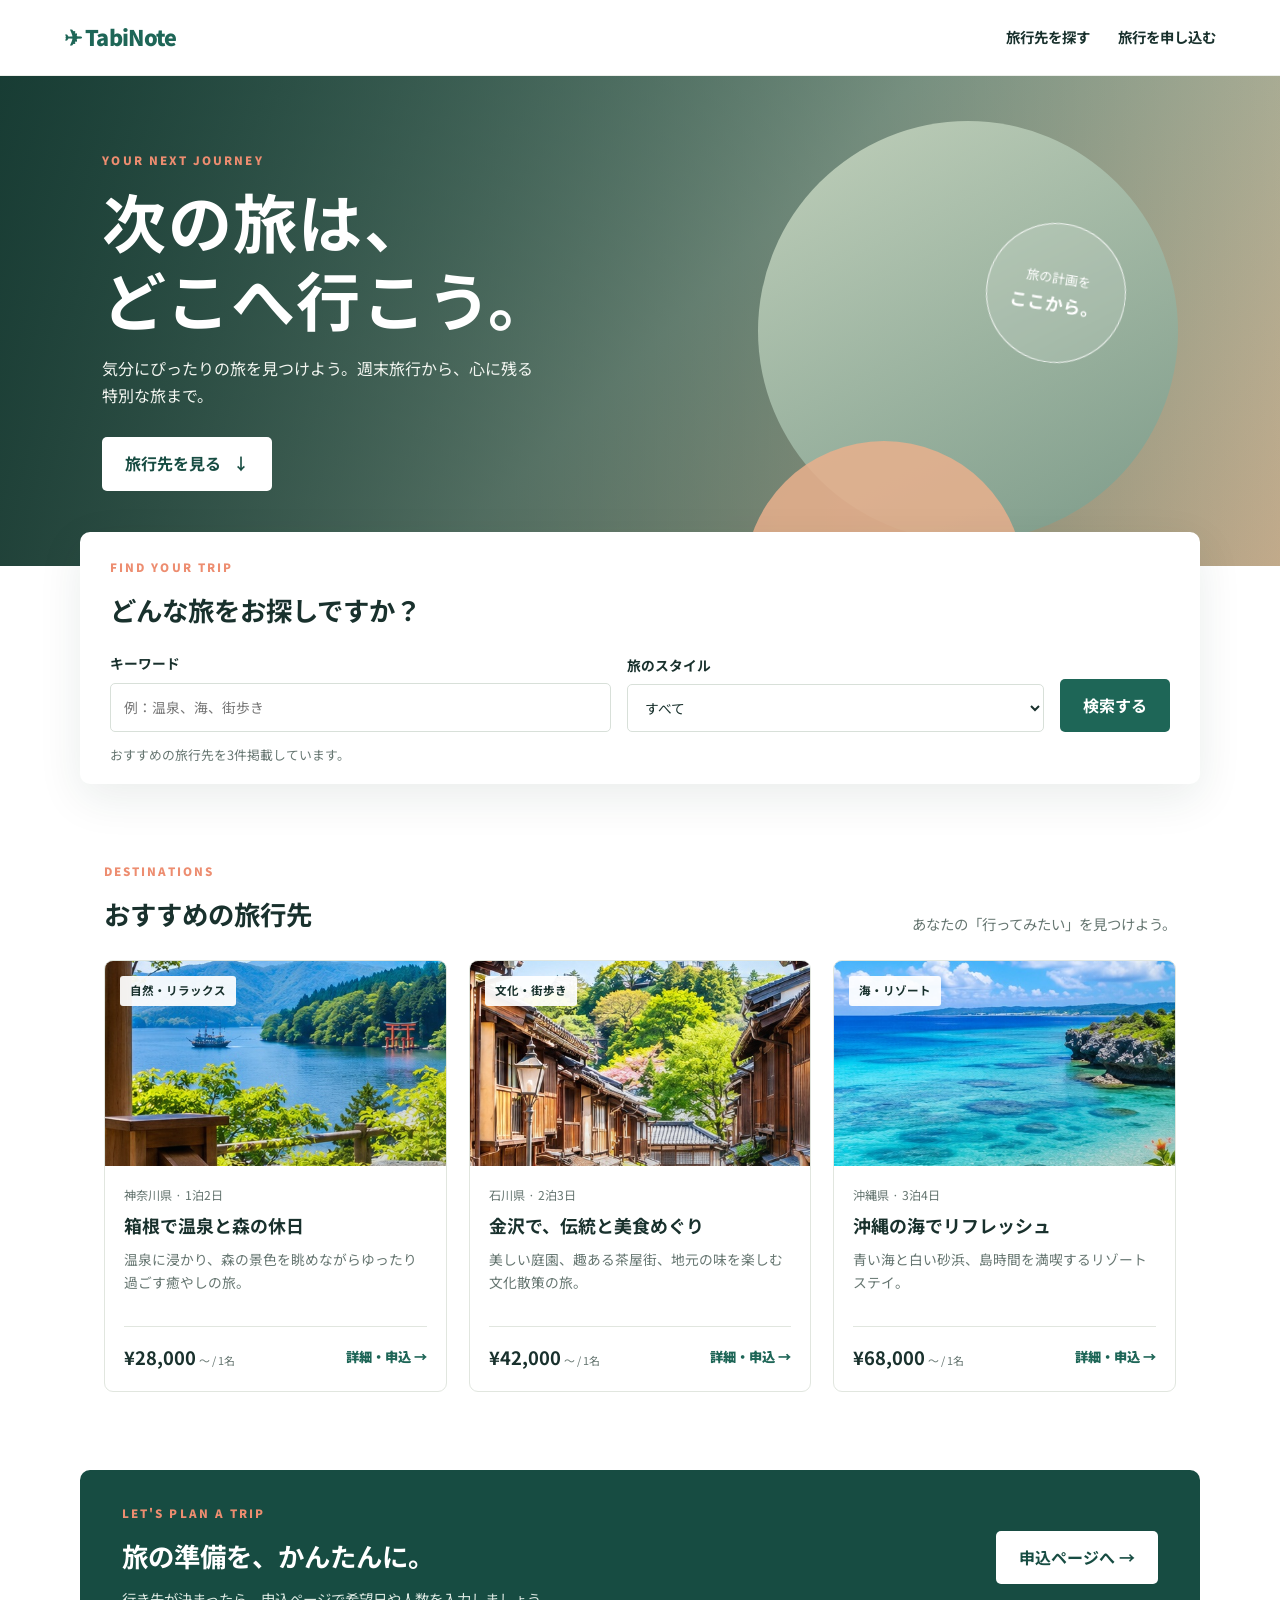
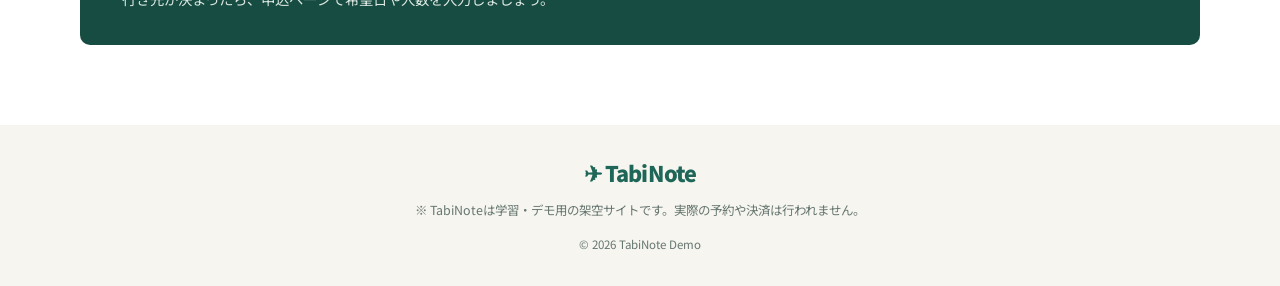
<file: index.html>
<!doctype html>
<html lang="ja">
<head>
  <meta charset="utf-8">
  <meta name="viewport" content="width=device-width, initial-scale=1">
  <title>TabiNote｜旅を探そう</title>
  <link rel="stylesheet" href="style.css">
  <script src="script.js" defer></script>
</head>
<body>
  <header class="site-header">
    <a class="brand" href="index.html" aria-label="TabiNote トップ">✈ TabiNote</a>
    <nav><a href="#destinations">旅行先を探す</a><a href="apply.html">旅行を申し込む</a></nav>
  </header>

  <main>
    <section class="hero">
      <div class="hero-content">
        <p class="eyebrow">YOUR NEXT JOURNEY</p>
        <h1>次の旅は、<br>どこへ行こう。</h1>
        <p>気分にぴったりの旅を見つけよう。週末旅行から、心に残る特別な旅まで。</p>
        <a class="button button-light" href="#destinations">旅行先を見る <span aria-hidden="true">↓</span></a>
      </div>
      <div class="hero-stamp">旅の計画を<br><strong>ここから。</strong></div>
    </section>

    <section class="search-panel" aria-labelledby="search-title">
      <div>
        <p class="eyebrow">FIND YOUR TRIP</p>
        <h2 id="search-title">どんな旅をお探しですか？</h2>
      </div>
      <form id="search-form" class="search-form">
        <label>キーワード
          <input id="keyword" type="search" placeholder="例：温泉、海、街歩き">
        </label>
        <label>旅のスタイル
          <select id="style-filter">
            <option value="all">すべて</option>
            <option value="nature">自然・リラックス</option>
            <option value="culture">文化・街歩き</option>
            <option value="resort">海・リゾート</option>
          </select>
        </label>
        <button class="button" type="submit">検索する</button>
      </form>
      <p id="search-status" class="search-status" aria-live="polite">おすすめの旅行先を3件掲載しています。</p>
    </section>

    <section id="destinations" class="destinations section-wrap">
      <div class="section-heading">
        <div><p class="eyebrow">DESTINATIONS</p><h2>おすすめの旅行先</h2></div>
        <p>あなたの「行ってみたい」を見つけよう。</p>
      </div>
      <div id="destination-list" class="destination-grid">
        <article class="trip-card">
          <div class="trip-photo photo-hakone"><span>自然・リラックス</span></div>
          <div class="trip-body"><p class="location">神奈川県 · 1泊2日</p><h3>箱根で温泉と森の休日</h3><p>温泉に浸かり、森の景色を眺めながらゆったり過ごす癒やしの旅。</p><div class="trip-bottom"><strong>¥28,000<small>〜 / 1名</small></strong><a href="apply.html?trip=hakone" class="text-link">詳細・申込 →</a></div></div>
        </article>
        <article class="trip-card">
          <div class="trip-photo photo-kanazawa"><span>文化・街歩き</span></div>
          <div class="trip-body"><p class="location">石川県 · 2泊3日</p><h3>金沢で、伝統と美食めぐり</h3><p>美しい庭園、趣ある茶屋街、地元の味を楽しむ文化散策の旅。</p><div class="trip-bottom"><strong>¥42,000<small>〜 / 1名</small></strong><a href="apply.html?trip=kanazawa" class="text-link">詳細・申込 →</a></div></div>
        </article>
        <article class="trip-card">
          <div class="trip-photo photo-okinawa"><span>海・リゾート</span></div>
          <div class="trip-body"><p class="location">沖縄県 · 3泊4日</p><h3>沖縄の海でリフレッシュ</h3><p>青い海と白い砂浜、島時間を満喫するリゾートステイ。</p><div class="trip-bottom"><strong>¥68,000<small>〜 / 1名</small></strong><a href="apply.html?trip=okinawa" class="text-link">詳細・申込 →</a></div></div>
        </article>
      </div>
      <p id="no-results" class="no-results" hidden>条件に合う旅行先が見つかりませんでした。キーワードやスタイルを変えてお試しください。</p>
    </section>

    <section class="planning-banner">
      <div><p class="eyebrow">LET'S PLAN A TRIP</p><h2>旅の準備を、かんたんに。</h2><p>行き先が決まったら、申込ページで希望日や人数を入力しましょう。</p></div>
      <a href="apply.html" class="button button-light">申込ページへ →</a>
    </section>
  </main>

  <footer><a class="brand" href="index.html">✈ TabiNote</a><p>※ TabiNoteは学習・デモ用の架空サイトです。実際の予約や決済は行われません。</p><small>© 2026 TabiNote Demo</small></footer>
</body>
</html>
</file>
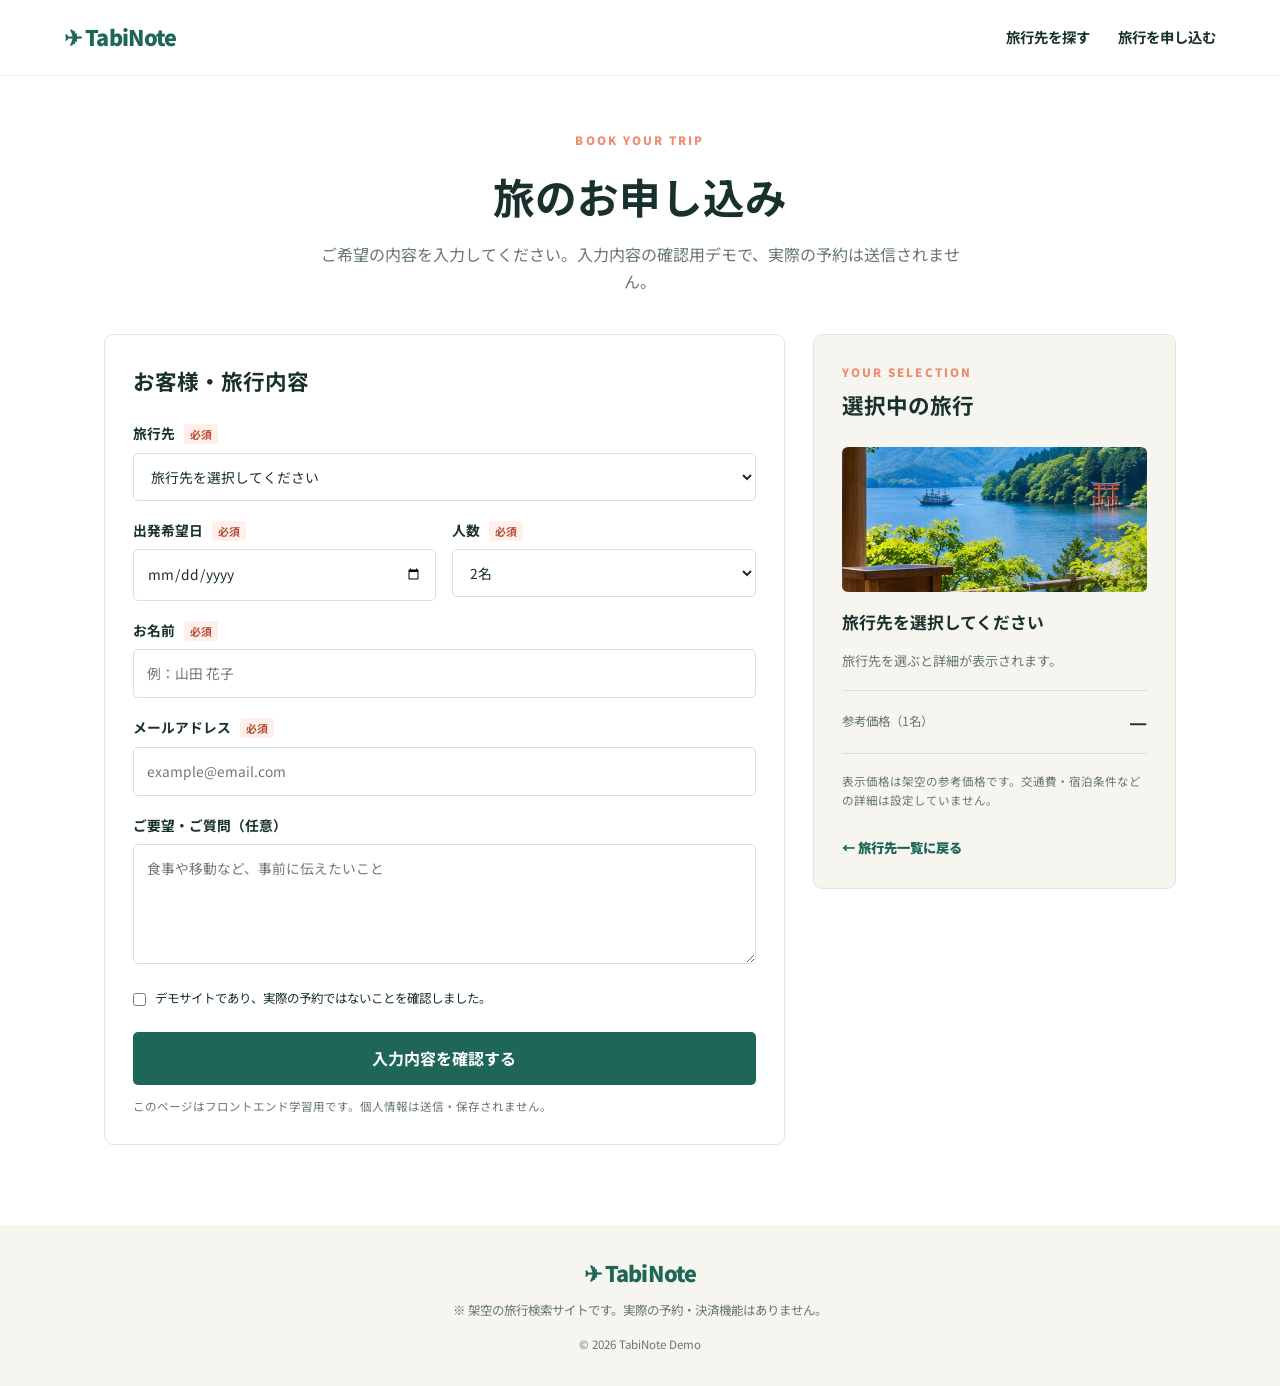
<file: apply.html>
<!doctype html>
<html lang="ja">
<head>
  <meta charset="utf-8">
  <meta name="viewport" content="width=device-width, initial-scale=1">
  <title>旅行のお申し込み｜TabiNote</title>
  <link rel="stylesheet" href="style.css">
  <script src="script.js" defer></script>
</head>
<body>
  <header class="site-header">
    <a class="brand" href="index.html">✈ TabiNote</a>
    <nav><a href="index.html#destinations">旅行先を探す</a><a href="apply.html" aria-current="page">旅行を申し込む</a></nav>
  </header>

  <main class="apply-main">
    <div class="apply-intro">
      <p class="eyebrow">BOOK YOUR TRIP</p>
      <h1>旅のお申し込み</h1>
      <p>ご希望の内容を入力してください。入力内容の確認用デモで、実際の予約は送信されません。</p>
    </div>

    <div class="apply-layout">
      <form id="application-form" class="application-form">
        <h2>お客様・旅行内容</h2>
        <label>旅行先 <span class="required">必須</span>
          <select id="trip" name="trip" required>
            <option value="">旅行先を選択してください</option>
            <option value="hakone">箱根で温泉と森の休日</option>
            <option value="kanazawa">金沢で、伝統と美食めぐり</option>
            <option value="okinawa">沖縄の海でリフレッシュ</option>
          </select>
        </label>
        <div class="form-row">
          <label>出発希望日 <span class="required">必須</span>
            <input type="date" id="departure" name="departure" required>
          </label>
          <label>人数 <span class="required">必須</span>
            <select id="people" name="people" required>
              <option value="1">1名</option><option value="2" selected>2名</option><option value="3">3名</option><option value="4">4名</option><option value="5">5名</option><option value="6">6名</option>
            </select>
          </label>
        </div>
        <label>お名前 <span class="required">必須</span>
          <input type="text" id="fullname" name="fullname" autocomplete="name" placeholder="例：山田 花子" required>
        </label>
        <label>メールアドレス <span class="required">必須</span>
          <input type="email" id="email" name="email" autocomplete="email" placeholder="example@email.com" required>
        </label>
        <label>ご要望・ご質問（任意）
          <textarea id="notes" name="notes" rows="4" placeholder="食事や移動など、事前に伝えたいこと"></textarea>
        </label>
        <label class="check-label"><input type="checkbox" id="agree" required> デモサイトであり、実際の予約ではないことを確認しました。</label>
        <button type="submit" class="button submit-button">入力内容を確認する</button>
        <p class="form-note">このページはフロントエンド学習用です。個人情報は送信・保存されません。</p>
      </form>

      <aside class="booking-summary">
        <p class="eyebrow">YOUR SELECTION</p><h2>選択中の旅行</h2>
        <div id="summary-photo" class="summary-photo photo-hakone"></div>
        <h3 id="summary-title">旅行先を選択してください</h3>
        <p id="summary-duration">旅行先を選ぶと詳細が表示されます。</p>
        <div class="summary-price"><span>参考価格（1名）</span><strong id="summary-price">—</strong></div>
        <p class="summary-disclaimer">表示価格は架空の参考価格です。交通費・宿泊条件などの詳細は設定していません。</p>
        <a href="index.html#destinations" class="text-link">← 旅行先一覧に戻る</a>
      </aside>
    </div>

    <section id="confirmation" class="confirmation" hidden aria-live="polite">
      <div class="confirmation-icon">✓</div><p class="eyebrow">DEMO CONFIRMATION</p>
      <h2>入力内容を確認しました</h2>
      <p>これはデモ表示です。予約は成立しておらず、情報も送信されていません。</p>
      <div id="confirmation-details" class="confirmation-details"></div>
      <button id="edit-button" class="button button-outline" type="button">入力画面に戻る</button>
    </section>
  </main>

  <footer><a class="brand" href="index.html">✈ TabiNote</a><p>※ 架空の旅行検索サイトです。実際の予約・決済機能はありません。</p><small>© 2026 TabiNote Demo</small></footer>
</body>
</html>
</file>
<file: style.css>
@import url('https://fonts.googleapis.com/css2?family=Noto+Sans+JP:wght@400;500;700;900&display=swap');

:root{--ink:#19312d;--muted:#667671;--green:#1e6657;--green-dark:#174c42;--cream:#f6f5ef;--line:#e1e6df;--coral:#ed8d70}
*{box-sizing:border-box}
html{scroll-behavior:smooth}
body{margin:0;font-family:"Noto Sans JP",sans-serif;color:var(--ink);background:#fff;line-height:1.7}
a{color:inherit;text-decoration:none}
.site-header{height:76px;padding:0 max(5vw,24px);display:flex;align-items:center;justify-content:space-between;background:#fff;position:sticky;top:0;z-index:10;border-bottom:1px solid #edf0eb}
.brand{font-size:1.35rem;font-weight:900;letter-spacing:-.04em;color:var(--green)}
.site-header nav{display:flex;gap:28px;font-size:.9rem;font-weight:700}
.site-header nav a:hover,.text-link:hover{color:var(--coral)}
.hero{min-height:490px;padding:70px max(8vw,28px);position:relative;display:flex;align-items:center;overflow:hidden;color:white;background:linear-gradient(90deg,rgba(14,47,40,.84),rgba(14,47,40,.18)),linear-gradient(135deg,#4b8172,#b4c8b3 52%,#e9c5a0)}
.hero:before,.hero:after{content:"";position:absolute;border-radius:50%;pointer-events:none}
.hero:before{width:420px;height:420px;right:8%;top:45px;background:linear-gradient(145deg,#d6e2cb,#71998a);opacity:.8}
.hero:after{width:280px;height:280px;right:20%;bottom:-155px;background:#e9b18d;opacity:.85}
.hero-content{position:relative;z-index:1;max-width:570px}
.eyebrow{font-size:.72rem;letter-spacing:.18em;font-weight:900;color:var(--coral);margin:0 0 10px}
.hero h1{font-size:clamp(2.5rem,5vw,4.4rem);line-height:1.22;letter-spacing:.02em;margin:0 0 18px}
.hero-content>p:not(.eyebrow){max-width:440px;color:#f3f6f1;margin-bottom:28px}
.hero-stamp{position:absolute;z-index:2;right:12%;top:30%;width:140px;height:140px;border:1px solid rgba(255,255,255,.8);border-radius:50%;display:grid;align-content:center;text-align:center;font-size:.8rem;transform:rotate(9deg);background:#ffffff20;backdrop-filter:blur(4px)}
.hero-stamp strong{font-size:1.1rem}
.button{border:0;display:inline-flex;justify-content:center;align-items:center;gap:12px;background:var(--green);color:#fff;border-radius:5px;padding:13px 23px;font:inherit;font-weight:700;cursor:pointer;transition:background .2s,transform .2s}
.button:hover{background:var(--green-dark);transform:translateY(-1px)}
.button-light{background:#fff;color:var(--green-dark)}
.button-light:hover{background:#f2f5ef;color:var(--green-dark)}
.search-panel{max-width:1120px;margin:-34px auto 0;position:relative;z-index:3;background:#fff;padding:26px 30px 18px;border-radius:10px;box-shadow:0 14px 45px #173b2c17}
.search-panel h2,.section-heading h2{font-size:1.65rem;margin:0}
.search-form{display:grid;grid-template-columns:1.2fr 1fr auto;gap:16px;align-items:end;margin-top:20px}
label{display:block;font-size:.86rem;font-weight:700}
input,select,textarea{width:100%;margin-top:7px;border:1px solid #d8e0d9;border-radius:5px;padding:12px 13px;background:white;color:var(--ink);font:inherit;font-weight:400;outline:none}
input:focus,select:focus,textarea:focus{border-color:var(--green);box-shadow:0 0 0 3px #1e66571c}
.search-form .button{min-height:48px}
.search-status{font-size:.8rem;color:var(--muted);margin:12px 0 0}
.section-wrap{max-width:1120px;margin:78px auto;padding:0 24px}
.section-heading{display:flex;justify-content:space-between;align-items:end;margin-bottom:24px;gap:20px}
.section-heading>p{color:var(--muted);font-size:.9rem;margin:0}
.destination-grid{display:grid;grid-template-columns:repeat(3,minmax(0,1fr));gap:22px}
.trip-card{border:1px solid var(--line);border-radius:9px;overflow:hidden;background:#fff;transition:transform .2s,box-shadow .2s}
.trip-card:hover{transform:translateY(-4px);box-shadow:0 12px 30px #18372b12}
.trip-photo{height:205px;position:relative;overflow:hidden;background:#c6d8c8}
.trip-photo:before,.summary-photo:before{content:"";position:absolute;inset:0;background:linear-gradient(145deg,transparent 40%,#183c3538)}
.trip-photo span{position:absolute;left:15px;top:15px;background:#ffffffed;border-radius:3px;padding:5px 10px;font-size:.72rem;font-weight:700}
.photo-hakone{background-image:url('images/hakone.jpg');background-size:cover;background-position:center}
.photo-kanazawa{background-image:url('images/kanazawa.jpg');background-size:cover;background-position:center}
.photo-okinawa{background-image:url('images/okinawa.jpg');background-size:cover;background-position:center}
.photo-hakone:after,.photo-kanazawa:after,.photo-okinawa:after{content:none}
.trip-body{padding:19px 19px 18px}
.location{font-size:.76rem;color:var(--muted);margin:0 0 6px}
.trip-body h3{font-size:1.12rem;line-height:1.5;margin:0 0 9px}
.trip-body>p:not(.location){font-size:.86rem;color:var(--muted);min-height:58px;margin:0 0 20px}
.trip-bottom{display:flex;justify-content:space-between;align-items:center;gap:8px;border-top:1px solid var(--line);padding-top:15px}
.trip-bottom strong{font-size:1.15rem;white-space:nowrap}
.trip-bottom small{font-size:.68rem;font-weight:400;color:var(--muted);margin-left:3px}
.text-link{font-size:.83rem;color:var(--green);font-weight:900;white-space:nowrap}
.no-results{background:var(--cream);padding:25px;border-radius:8px;color:var(--muted)}
.planning-banner{margin:0 auto 80px;max-width:1120px;background:var(--green-dark);border-radius:10px;padding:34px 42px;color:white;display:flex;align-items:center;justify-content:space-between;gap:25px}
.planning-banner h2{margin:0 0 8px;font-size:1.65rem}
.planning-banner p:not(.eyebrow){margin:0;color:#dce8e2;font-size:.9rem}
footer{background:var(--cream);padding:30px max(5vw,24px);text-align:center}
footer p{font-size:.78rem;color:var(--muted);margin:8px 0}
footer small{font-size:.72rem;color:var(--muted)}
.apply-main{max-width:1120px;margin:0 auto;padding:55px 24px 80px}
.apply-intro{text-align:center;max-width:650px;margin:0 auto 38px}
.apply-intro h1{font-size:2.6rem;margin:0 0 10px}
.apply-intro>p:last-child{color:var(--muted);margin:0}
.apply-layout{display:grid;grid-template-columns:minmax(0,1.5fr) minmax(280px,.8fr);gap:28px;align-items:start}
.application-form,.booking-summary{border:1px solid var(--line);border-radius:9px;padding:28px;background:#fff}
.application-form h2,.booking-summary h2{font-size:1.35rem;margin:0 0 23px}
.application-form>label,.form-row{margin-bottom:18px}
.form-row{display:grid;grid-template-columns:1fr 1fr;gap:16px}
.required{font-size:.68rem;color:#b54b32;background:#fff0eb;border-radius:3px;padding:2px 6px;margin-left:6px}
.check-label{display:flex!important;align-items:flex-start;gap:9px;font-size:.78rem;font-weight:400;margin:18px 0!important}
.check-label input{width:auto;margin:5px 0 0}
.submit-button{width:100%;margin-top:4px}
.form-note{font-size:.72rem;color:var(--muted);margin:12px 0 0}
.booking-summary{background:var(--cream);position:sticky;top:100px}
.booking-summary .eyebrow{margin-bottom:5px}
.summary-photo{height:145px;border-radius:6px;margin-bottom:16px;position:relative;overflow:hidden}
.booking-summary h3{margin:0 0 6px;font-size:1.05rem}
.booking-summary>p:not(.eyebrow):not(.summary-disclaimer){font-size:.82rem;color:var(--muted)}
.summary-price{border-top:1px solid #d9e0d8;border-bottom:1px solid #d9e0d8;padding:14px 0;margin:18px 0;display:flex;justify-content:space-between;gap:10px;align-items:center}
.summary-price span{font-size:.78rem;color:var(--muted)}
.summary-price strong{font-size:1.25rem}
.summary-disclaimer{font-size:.72rem;color:var(--muted);margin-bottom:22px}
.confirmation{max-width:680px;margin:40px auto 0;padding:32px;border:1px solid var(--line);border-radius:9px;text-align:center;background:#f8faf7}
.confirmation-icon{width:48px;height:48px;display:grid;place-items:center;border-radius:50%;background:var(--green);color:white;font-size:1.4rem;margin:0 auto 18px}
.confirmation h2{margin:0 0 10px}
.confirmation>p:not(.eyebrow){color:var(--muted)}
.confirmation-details{text-align:left;background:white;padding:18px;border-radius:6px;margin:20px 0;line-height:2}
.button-outline{background:transparent;border:1px solid var(--green);color:var(--green)}
.button-outline:hover{color:#fff}
[hidden]{display:none!important}
@media(max-width:850px){.search-panel{margin:0 18px}.destination-grid{grid-template-columns:repeat(2,minmax(0,1fr))}.trip-card:last-child{grid-column:span 2}.trip-card:last-child .trip-photo{height:190px}.section-wrap{margin:55px auto}.hero-stamp{right:6%;width:110px;height:110px}.apply-layout{grid-template-columns:1fr}.booking-summary{position:static}.planning-banner{margin:0 18px 55px}}
@media(max-width:600px){.site-header{height:65px;padding:0 18px}.site-header nav{gap:13px;font-size:.76rem}.brand{font-size:1.15rem}.hero{min-height:460px;padding:55px 25px}.hero-stamp{display:none}.hero h1{font-size:2.75rem}.search-panel{padding:23px 20px}.search-form{grid-template-columns:1fr;gap:12px}.search-form .button{width:100%}.section-heading{display:block}.section-heading>p{margin-top:8px}.destination-grid{grid-template-columns:1fr}.trip-card:last-child{grid-column:auto}.trip-photo,.trip-card:last-child .trip-photo{height:210px}.trip-body>p:not(.location){min-height:0}.planning-banner{padding:27px 23px;display:block}.planning-banner .button{margin-top:20px}.apply-main{padding:38px 16px 55px}.apply-intro h1{font-size:2.1rem}.application-form,.booking-summary{padding:21px}.form-row{grid-template-columns:1fr;gap:0}.form-row label+label{margin-top:16px}.confirmation{padding:24px 18px}}
</file>
